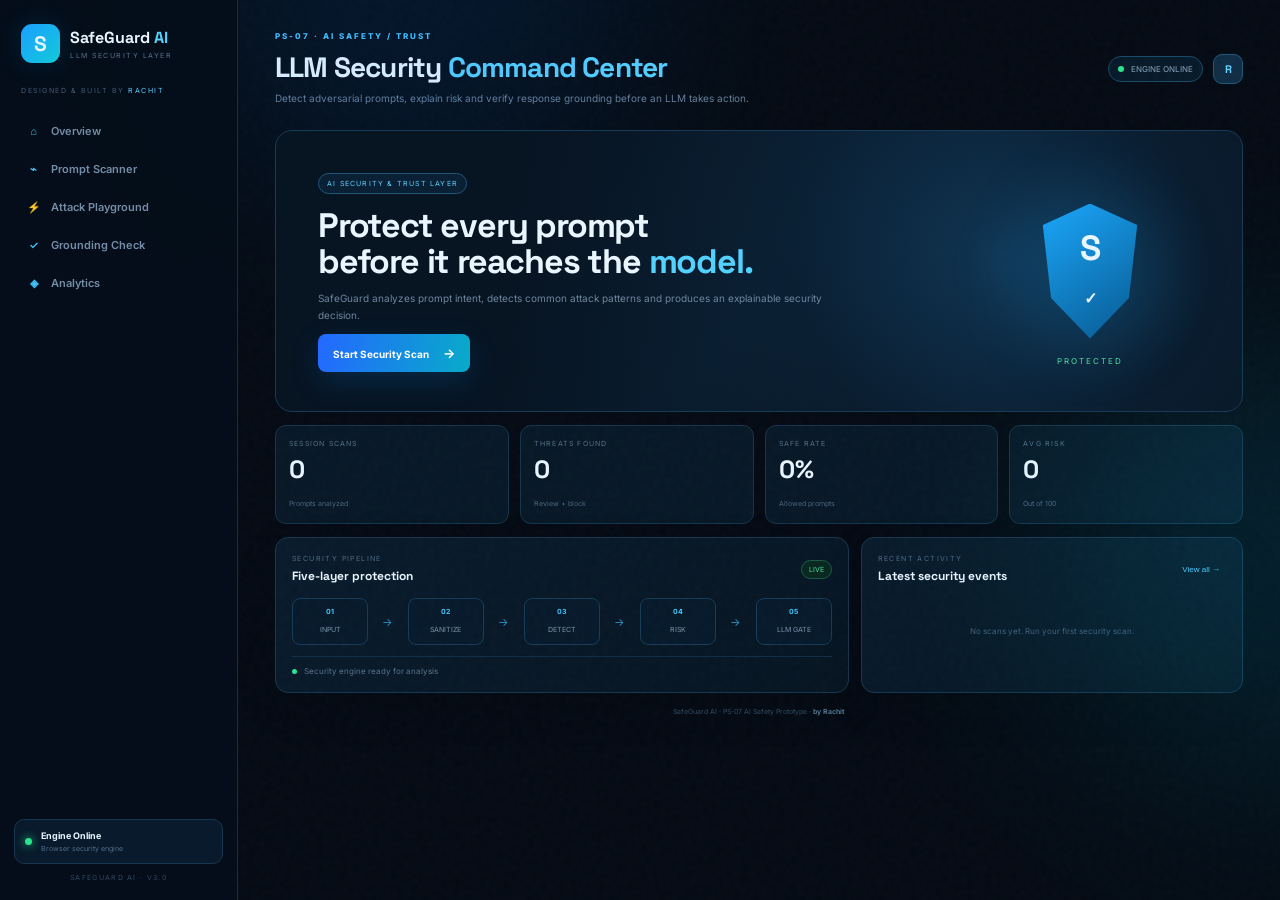
<file: index.html>
<!DOCTYPE html>
<html lang="en">
<head>
<meta charset="UTF-8">
<meta name="viewport" content="width=device-width,initial-scale=1.0">
<meta name="theme-color" content="#050b14">
<title>SafeGuard AI — by Rachit</title>
<link rel="preconnect" href="https://fonts.googleapis.com">
<link rel="preconnect" href="https://fonts.gstatic.com" crossorigin>
<link href="https://fonts.googleapis.com/css2?family=Inter:wght@400;500;600;700;800&family=Space+Grotesk:wght@500;600;700&display=swap" rel="stylesheet">
<link rel="stylesheet" href="./style.css">
</head>
<body>
<div class="noise"></div><div class="orb orb-a"></div><div class="orb orb-b"></div>
<div id="toast" class="toast"></div>

<aside class="sidebar">
  <div class="brand"><div class="logo">S</div><div><strong>SafeGuard <b>AI</b></strong><small>LLM SECURITY LAYER</small></div></div>
  <div class="by">DESIGNED & BUILT BY <span>RACHIT</span></div>
  <nav>
    <button class="nav active" data-page="dashboard"><i>⌂</i> Overview</button>
    <button class="nav" data-page="scanner"><i>⌁</i> Prompt Scanner</button>
    <button class="nav" data-page="playground"><i>⚡</i> Attack Playground</button>
    <button class="nav" data-page="grounding"><i>✓</i> Grounding Check</button>
    <button class="nav" data-page="analytics"><i>◈</i> Analytics</button>
  </nav>
  <div class="side-bottom">
    <div class="engine"><span></span><div><b>Engine Online</b><small>Browser security engine</small></div></div>
    <small class="version">SAFEGUARD AI · V3.0</small>
  </div>
</aside>

<main>
<header class="top">
  <div><div class="eyebrow">PS-07 · AI SAFETY / TRUST</div><h1>LLM Security <em>Command Center</em></h1><p>Detect adversarial prompts, explain risk and verify response grounding before an LLM takes action.</p></div>
  <div class="top-right"><span class="online"><i></i> ENGINE ONLINE</span><div class="avatar">R</div></div>
</header>

<!-- OVERVIEW -->
<section id="dashboard" class="page active">
  <div class="hero">
    <div class="hero-copy"><div class="tag">AI SECURITY & TRUST LAYER</div><h2>Protect every prompt<br>before it reaches the <em>model.</em></h2><p>SafeGuard analyzes prompt intent, detects common attack patterns and produces an explainable security decision.</p><button class="cta" id="heroScan">Start Security Scan <b>→</b></button></div>
    <div class="shield-wrap"><div class="shield-glow"></div><div class="shield">S<span>✓</span></div><div class="shield-label">PROTECTED</div></div>
  </div>

  <div class="metrics">
    <div class="metric"><small>SESSION SCANS</small><strong id="mScans">0</strong><span>Prompts analyzed</span></div>
    <div class="metric"><small>THREATS FOUND</small><strong id="mThreats">0</strong><span>Review + block</span></div>
    <div class="metric"><small>SAFE RATE</small><strong id="mSafe">0%</strong><span>Allowed prompts</span></div>
    <div class="metric"><small>AVG RISK</small><strong id="mRisk">0</strong><span>Out of 100</span></div>
  </div>

  <div class="overview-grid">
    <div class="card">
      <div class="card-head"><div><label>SECURITY PIPELINE</label><h3>Five-layer protection</h3></div><span class="live-badge">LIVE</span></div>
      <div class="pipeline">
        <div class="pnode"><b>01</b><span>INPUT</span></div><i>→</i><div class="pnode"><b>02</b><span>SANITIZE</span></div><i>→</i><div class="pnode"><b>03</b><span>DETECT</span></div><i>→</i><div class="pnode"><b>04</b><span>RISK</span></div><i>→</i><div class="pnode"><b>05</b><span>LLM GATE</span></div>
      </div>
      <div class="pipeline-status"><span></span> Security engine ready for analysis</div>
    </div>
    <div class="card recent">
      <div class="card-head"><div><label>RECENT ACTIVITY</label><h3>Latest security events</h3></div><button class="link-btn" data-go="analytics">View all →</button></div>
      <div id="recentActivity"><div class="empty-mini">No scans yet. Run your first security scan.</div></div>
    </div>
  </div>
</section>

<!-- SCANNER -->
<section id="scanner" class="page">
  <div class="section-title"><div class="eyebrow">SECURITY GATE / 01</div><h2>Prompt <em>Scanner</em></h2><p>Inspect a prompt before passing it to an LLM.</p></div>
  <div class="scanner-grid">
    <div class="card input-card">
      <div class="card-head"><div><label>INPUT PROMPT</label><h3>Security inspection</h3></div><span class="counter" id="charCount">0 chars</span></div>
      <textarea id="prompt" placeholder="Type or paste a prompt here..."></textarea>
      <div class="quick"><button data-test="safe">✓ Safe prompt</button><button data-test="jailbreak">⚠ Jailbreak</button><button data-test="leak">⌁ Data leak</button><button data-test="injection">⌘ Injection</button></div>
      <button class="cta full" id="scanBtn">Analyze Prompt <b>→</b></button>
    </div>
    <div class="card result-card">
      <div class="card-head"><div><label>SECURITY DECISION</label><h3>Explainable verdict</h3></div><span class="live-badge">LIVE</span></div>
      <div id="emptyResult" class="empty-result"><div class="radar">◈</div><b>Awaiting analysis</b><span>Run a scan to generate a security verdict.</span></div>
      <div id="scanResult" class="hidden">
        <div class="decision">
          <div class="ring" id="riskRing"><div><strong id="score">0</strong><small>/100</small></div></div>
          <div><strong id="verdict" class="verdict">ALLOW</strong><span id="riskText" class="risk-text">LOW RISK</span><p id="explain"></p></div>
        </div>
        <div id="chips" class="chips"></div>
        <div id="findings" class="findings"></div>
      </div>
    </div>
  </div>
  <div class="card response-card"><div class="card-head"><div><label>LLM GATE</label><h3>Final action</h3></div></div><div id="gateResponse" class="gate">Waiting for security analysis...</div></div>
</section>

<!-- PLAYGROUND -->
<section id="playground" class="page">
  <div class="section-title"><div class="eyebrow">RED TEAM / 02</div><h2>Attack <em>Playground</em></h2><p>Run predefined adversarial scenarios and demonstrate how SafeGuard responds.</p></div>
  <div class="attack-grid">
    <button class="attack" data-attack="jailbreak"><span class="attack-icon red">⚠</span><strong>Jailbreak</strong><small>Attempts to bypass model restrictions.</small><b>Run attack →</b></button>
    <button class="attack" data-attack="injection"><span class="attack-icon orange">⌁</span><strong>Prompt Injection</strong><small>Attempts to override higher-priority instructions.</small><b>Run attack →</b></button>
    <button class="attack" data-attack="extraction"><span class="attack-icon purple">◉</span><strong>System Prompt Leak</strong><small>Attempts to extract hidden instructions.</small><b>Run attack →</b></button>
    <button class="attack" data-attack="exfiltration"><span class="attack-icon pink">◇</span><strong>Data Exfiltration</strong><small>Attempts to expose protected credentials.</small><b>Run attack →</b></button>
    <button class="attack" data-attack="role"><span class="attack-icon blue">◎</span><strong>Role Hijacking</strong><small>Attempts to manipulate the assistant's role.</small><b>Run attack →</b></button>
    <button class="attack safe-attack" data-attack="safe"><span class="attack-icon green">✓</span><strong>Safe Prompt</strong><small>A normal request used as a control case.</small><b>Run test →</b></button>
  </div>
  <div class="card playground-result"><label>PLAYGROUND OUTPUT</label><div id="playOutput"><div class="empty-mini">Select an attack scenario above to run the security engine.</div></div></div>
</section>

<!-- GROUNDING -->
<section id="grounding" class="page">
  <div class="section-title"><div class="eyebrow">FACTUALITY / 03</div><h2>Grounding <em>Check</em></h2><p>Compare a generated response against trusted context.</p></div>
  <div class="card">
    <div class="two-col">
      <div><label>TRUSTED CONTEXT</label><textarea id="source" placeholder="Paste documentation, source text or knowledge-base content..."></textarea><small>Reference material used for the grounding comparison.</small></div>
      <div><label>GENERATED RESPONSE</label><textarea id="response" placeholder="Paste the model-generated response..."></textarea><small>Unsupported concepts increase estimated hallucination risk.</small></div>
    </div>
    <div class="ground-actions"><button class="secondary" id="groundDemo">Use Demo Data</button><button class="cta compact" id="groundBtn">Analyze Grounding <b>→</b></button></div>
    <div id="groundResult" class="ground-result hidden"></div>
  </div>
</section>

<!-- ANALYTICS -->
<section id="analytics" class="page">
  <div class="section-title"><div class="eyebrow">SESSION INTELLIGENCE / 04</div><h2>Security <em>Analytics</em></h2><p>Live metrics generated from this browser session.</p></div>
  <div class="metrics four"><div class="metric"><small>PROMPTS SCANNED</small><strong id="aScans">0</strong><span>Total analyses</span></div><div class="metric red-m"><small>THREATS</small><strong id="aThreats">0</strong><span>Review + block</span></div><div class="metric blue-m"><small>AVG RISK</small><strong id="aRisk">0</strong><span>Risk score</span></div><div class="metric green-m"><small>SAFE RATE</small><strong id="aSafe">0%</strong><span>Allowed</span></div></div>
  <div class="analytics-grid">
    <div class="card"><div class="card-head"><div><label>DECISION DISTRIBUTION</label><h3>Session overview</h3></div></div><div class="bars"><div><label>ALLOW <b id="allowPct">0%</b></label><span><i id="allowFill"></i></span></div><div><label>REVIEW <b id="reviewPct">0%</b></label><span><i id="reviewFill"></i></span></div><div><label>BLOCK <b id="blockPct">0%</b></label><span><i id="blockFill"></i></span></div></div></div>
    <div class="card"><div class="card-head"><div><label>EVENT LOG</label><h3>Security activity</h3></div><button class="link-btn" id="clear">Clear</button></div><div id="activity"><div class="empty-mini">No activity yet.</div></div></div>
  </div>
</section>

<footer>SafeGuard AI · PS-07 AI Safety Prototype · <b>by Rachit</b></footer>
</main>
<script src="./script.js"></script>
</body></html>
</file>
<file: style.css>
*{box-sizing:border-box}html{scroll-behavior:smooth}body{margin:0;background:#050b14;color:#e9f5ff;font-family:Inter,Arial,sans-serif;min-height:100vh}.noise{position:fixed;inset:0;pointer-events:none;opacity:.025;background-image:url("data:image/svg+xml,%3Csvg viewBox='0 0 180 180' xmlns='http://www.w3.org/2000/svg'%3E%3Cfilter id='n'%3E%3CfeTurbulence type='fractalNoise' baseFrequency='.8' numOctaves='3' stitchTiles='stitch'/%3E%3C/filter%3E%3Crect width='100%25' height='100%25' filter='url(%23n)'/%3E%3C/svg%3E")}.orb{position:fixed;width:420px;height:420px;border-radius:50%;filter:blur(110px);opacity:.11;pointer-events:none}.orb-a{background:#007cff;left:200px;top:-230px}.orb-b{background:#00d9ff;right:-200px;top:350px}.sidebar{position:fixed;z-index:20;left:0;top:0;bottom:0;width:238px;background:rgba(5,15,27,.92);backdrop-filter:blur(20px);border-right:1px solid #162f47;padding:22px 14px}.brand{display:flex;gap:10px;align-items:center;padding:2px 7px}.logo{width:39px;height:39px;border-radius:11px;background:linear-gradient(135deg,#1b9fff,#12cad9);display:grid;place-items:center;font:800 21px "Space Grotesk";box-shadow:0 0 30px #1daeff22}.brand strong{font:800 16px "Space Grotesk"}.brand strong b{color:#56d4ff}.brand small{display:block;font-size:7px;color:#58728c;letter-spacing:1.5px;margin-top:3px}.by{font-size:7px;letter-spacing:1.5px;color:#425b73;margin:21px 7px 17px}.by span{color:#5ccfff}.nav{display:grid;gap:5px}.nav button,.nav{ }.nav{ }button.nav{width:100%;display:flex;align-items:center;gap:10px;border:1px solid transparent;background:transparent;color:#748ca5;border-radius:9px;padding:11px;font:600 11px Inter;text-align:left;cursor:pointer;transition:.2s}.nav button:hover{background:#0b2035;color:#ccecff}.nav button.active{background:linear-gradient(90deg,#102a44,#0a1c2e);border-color:#1d4564;color:#fff;box-shadow:inset 3px 0 #29baff}.nav i{font-style:normal;color:#43c6ff;width:15px;text-align:center}.side-bottom{position:absolute;left:14px;right:14px;bottom:18px}.engine{display:flex;gap:9px;align-items:center;border:1px solid #17364f;background:#081a2c;border-radius:10px;padding:10px}.engine>span{width:7px;height:7px;background:#29e58b;border-radius:50%;box-shadow:0 0 10px #29e58b}.engine b{display:block;font-size:9px}.engine small{display:block;color:#536d86;font-size:7px;margin-top:3px}.version{display:block;text-align:center;color:#30485f;font-size:7px;letter-spacing:1.3px;margin-top:9px}main{margin-left:238px;padding:31px 37px 20px;max-width:1600px}.top{display:flex;justify-content:space-between;gap:20px;margin-bottom:24px}.eyebrow{font-size:8px;letter-spacing:2px;color:#42c5ff;font-weight:800}.top h1,.section-title h2{font:700 28px "Space Grotesk";letter-spacing:-.8px;margin:8px 0 5px}.top h1 em,.section-title h2 em{font-style:normal;color:#55d0ff}.top p,.section-title p{color:#687f98;font-size:10px;margin:0;max-width:750px;line-height:1.6}.top-right{display:flex;gap:10px;align-items:center}.online{border:1px solid #1a4a64;background:#071a2a;padding:7px 9px;border-radius:99px;color:#8ba5bb;font-size:8px}.online i{display:inline-block;width:6px;height:6px;background:#29e58b;border-radius:50%;margin-right:5px}.avatar{width:30px;height:30px;border-radius:9px;background:#102d45;border:1px solid #235778;display:grid;place-items:center;color:#64d0ff;font:700 11px "Space Grotesk"}.page{display:none;animation:up .35s ease}.page.active{display:block}.hero{min-height:280px;border:1px solid #193b56;border-radius:17px;background:radial-gradient(circle at 75% 45%,#103553 0,#0a1c2e 28%,#071422 67%);display:flex;justify-content:space-between;align-items:center;padding:30px 42px;overflow:hidden;position:relative}.hero:after{content:"";position:absolute;inset:0;background:linear-gradient(120deg,transparent 30%,#1aa9ff08 50%,transparent 70%);animation:sweep 6s infinite}.hero-copy{position:relative;z-index:2}.tag{display:inline-block;border:1px solid #225576;background:#0a2135;color:#61cfff;border-radius:99px;padding:5px 8px;font-size:7px;letter-spacing:1.2px}.hero h2{font:700 34px/1.05 "Space Grotesk";margin:14px 0 10px;letter-spacing:-1.2px}.hero h2 em{font-style:normal;color:#54d2ff}.hero p{max-width:530px;color:#6e879f;font-size:10px;line-height:1.7}.cta{border:0;border-radius:8px;background:linear-gradient(100deg,#2468ff,#08abc9);color:#fff;padding:11px 15px;font:700 10px Inter;cursor:pointer;box-shadow:0 10px 30px #087dd433;transition:.2s}.cta:hover{transform:translateY(-2px);filter:brightness(1.1)}.cta b{margin-left:12px;font-size:13px}.shield-wrap{width:220px;height:220px;display:grid;place-items:center;position:relative;z-index:2}.shield-glow{position:absolute;width:160px;height:160px;border-radius:50%;background:#1aaeff22;filter:blur(30px);animation:pulse 3s infinite}.shield{width:118px;height:135px;clip-path:polygon(50% 0,90% 16%,83% 70%,50% 100%,17% 70%,10% 16%);background:linear-gradient(145deg,#1caaff,#07568b);display:grid;place-items:center;font:800 35px "Space Grotesk";box-shadow:0 0 40px #15bfff44}.shield span{font-size:16px;margin-top:-35px}.shield-label{position:absolute;bottom:15px;color:#4edfa0;font-size:8px;letter-spacing:2px}.metrics{display:grid;grid-template-columns:repeat(4,1fr);gap:11px;margin:13px 0}.metric{background:#081827;border:1px solid #17344d;border-radius:11px;padding:13px}.metric small{display:block;color:#547089;font-size:7px;letter-spacing:1.2px}.metric strong{display:block;font:800 25px "Space Grotesk";margin:5px 0}.metric span{color:#49647c;font-size:7px}.metric.red-m strong{color:#ff6574}.metric.blue-m strong{color:#5bcfff}.metric.green-m strong{color:#3de69b}.overview-grid,.analytics-grid{display:grid;grid-template-columns:1.2fr .8fr;gap:12px}.card{background:linear-gradient(145deg,#091b2c,#071522);border:1px solid #17364f;border-radius:13px;padding:16px;box-shadow:0 15px 45px #00000018}.card:hover{border-color:#22506e}.card-head{display:flex;justify-content:space-between;align-items:center;margin-bottom:14px}.card-head label{display:block;color:#4d6a83;font-size:7px;letter-spacing:1.4px}.card-head h3{font:700 12px "Space Grotesk";margin:5px 0 0}.live-badge{font-size:7px;color:#42dfa0;border:1px solid #1a5a48;background:#08271f;padding:4px 7px;border-radius:99px}.pipeline{display:flex;align-items:center;gap:6px;justify-content:space-between}.pipeline i{font-style:normal;color:#2b93c2;font-size:11px}.pnode{min-width:76px;text-align:center;background:#071a2b;border:1px solid #173b57;border-radius:8px;padding:8px}.pnode b{display:block;color:#43c8ff;font-size:7px}.pnode span{font-size:7px;color:#7891a8}.pipeline-status{margin-top:11px;border-top:1px solid #122d44;padding-top:9px;color:#59738b;font-size:8px}.pipeline-status span{display:inline-block;width:5px;height:5px;border-radius:50%;background:#2ae495;margin-right:5px}.link-btn{border:0;background:none;color:#53caff;font-size:8px;cursor:pointer}.empty-mini{text-align:center;color:#435d75;font-size:8px;padding:28px 5px}.section-title{margin-bottom:16px}.scanner-grid{display:grid;grid-template-columns:1fr 1fr;gap:12px}.counter{font-size:7px;color:#4c6680}.input-card textarea,.two-col textarea{width:100%;min-height:175px;background:#050f1a;border:1px solid #1b3d58;border-radius:9px;padding:12px;color:#d9ecff;resize:vertical;outline:none;font:11px/1.65 "Space Grotesk"}.input-card textarea:focus,.two-col textarea:focus{border-color:#29b7f2;box-shadow:0 0 0 3px #29b7f20b}.quick{display:flex;gap:5px;flex-wrap:wrap;margin:8px 0}.quick button,.secondary{border:1px solid #1a3c57;background:#071a2b;color:#7091aa;border-radius:6px;padding:5px 7px;font-size:7px;cursor:pointer}.quick button:hover,.secondary:hover{color:#bceaff;border-color:#2b7096}.full{width:100%;margin-top:2px}.empty-result{height:238px;display:flex;flex-direction:column;justify-content:center;align-items:center;gap:6px}.radar{width:58px;height:58px;border:1px dashed #2a668b;border-radius:50%;display:grid;place-items:center;color:#48caff;animation:spin 8s linear infinite;margin-bottom:7px}.empty-result b{font-size:11px}.empty-result span{color:#526d86;font-size:8px}.hidden{display:none!important}.decision{display:flex;align-items:center;gap:15px}.ring{width:105px;height:105px;flex:none;border-radius:50%;display:grid;place-items:center;background:conic-gradient(#2cdd86 0deg,#2cdd86 0deg,#15344c 0deg);position:relative}.ring:before{content:"";position:absolute;inset:8px;border-radius:50%;background:#081a2b}.ring div{position:relative;text-align:center}.ring strong{display:block;font:800 25px "Space Grotesk"}.ring small{color:#58718a;font-size:7px}.verdict{font:800 21px "Space Grotesk";display:block}.risk-text{font-size:7px;letter-spacing:1.5px;color:#35dc8d}.decision p{font-size:8px;color:#6d859d;line-height:1.5;max-width:350px}.chips{display:flex;flex-wrap:wrap;gap:5px;margin:12px 0}.chip{font-size:7px;color:#72cfff;background:#0a263c;border:1px solid #1c4c6a;padding:5px 7px;border-radius:99px}.finding{border:1px solid #183a54;background:#061725;border-radius:7px;padding:8px;margin-top:5px;font-size:7px;color:#607a92}.finding strong{display:block;color:#d9eafa;font-size:8px;margin-bottom:3px}.response-card{margin-top:12px}.gate{border:1px dashed #21506e;border-radius:8px;padding:11px;background:#061522;color:#718ba2;font-size:8px}.two-col{display:grid;grid-template-columns:1fr 1fr;gap:12px}.two-col>div>label{display:block;font-size:8px;color:#7590a8;margin-bottom:7px}.two-col small{display:block;color:#405b73;font-size:7px;margin-top:5px}.ground-actions{display:flex;justify-content:flex-end;gap:7px;margin-top:11px}.compact{width:auto}.ground-result{margin-top:13px;padding:14px;border:1px solid #1d4b68;background:#061a2b;border-radius:9px;animation:up .3s}.ground-score{font:800 25px "Space Grotesk"}.risk-pill{font-size:7px;padding:4px 7px;border-radius:99px;margin-left:7px}.ground-result p{font-size:8px;color:#718aa2;line-height:1.5}.attack-grid{display:grid;grid-template-columns:repeat(3,1fr);gap:10px}.attack{border:1px solid #193a55;background:linear-gradient(145deg,#091b2c,#071421);border-radius:12px;text-align:left;padding:15px;color:#dcecff;cursor:pointer;transition:.22s}.attack:hover{transform:translateY(-3px);border-color:#2b678d;box-shadow:0 15px 35px #0003}.attack-icon{width:32px;height:32px;border-radius:9px;display:grid;place-items:center;margin-bottom:10px;font-weight:800}.attack-icon.red{background:#ff536318;color:#ff6878}.attack-icon.orange{background:#ffad2718;color:#ffbd58}.attack-icon.purple{background:#a36aff18;color:#b890ff}.attack-icon.pink{background:#f35aaf18;color:#ff78bc}.attack-icon.blue{background:#45b9ff18;color:#64caff}.attack-icon.green{background:#2ee79718;color:#3ce79d}.attack strong{display:block;font:700 12px "Space Grotesk"}.attack small{display:block;color:#58738c;font-size:8px;line-height:1.5;margin:5px 0 12px}.attack>b{font-size:8px;color:#53caff}.safe-attack{border-color:#1a4b40}.playground-result{margin-top:12px;min-height:110px}.playground-result>label{font-size:7px;letter-spacing:1.5px;color:#4d6a82}.play-result{margin-top:10px;padding:12px;border:1px solid #1d415b;background:#061725;border-radius:8px}.play-result strong{font:800 16px "Space Grotesk"}.play-result p{font-size:8px;color:#7089a0}.four{grid-template-columns:repeat(4,1fr)}.bars{display:grid;gap:17px;padding-top:10px}.bars label{display:flex;justify-content:space-between;font-size:8px;color:#718ba2;margin-bottom:6px}.bars label b{color:#cde5f7}.bars span{display:block;height:7px;border-radius:99px;background:#061421;overflow:hidden}.bars i{display:block;width:0;height:100%;border-radius:99px;background:linear-gradient(90deg,#2675ff,#22cbe5);transition:width .7s}.activity p{font-size:8px;color:#7590a8;border-bottom:1px solid #122d43;padding:8px 0;margin:0}.activity p b{color:#e5f3ff}.toast{position:fixed;z-index:99;right:24px;bottom:23px;background:#0a2338;border:1px solid #27638a;border-radius:9px;padding:10px 13px;color:#c9edff;font-size:8px;box-shadow:0 15px 40px #0008;transform:translateY(15px);opacity:0;pointer-events:none;transition:.25s}.toast.show{opacity:1;transform:none}footer{text-align:center;color:#30495f;font-size:7px;padding:14px}footer b{color:#4f718b}@keyframes up{from{opacity:0;transform:translateY(8px)}to{opacity:1;transform:none}}@keyframes pulse{50%{transform:scale(1.12);opacity:.6}}@keyframes sweep{0%,100%{transform:translateX(-100%)}50%{transform:translateX(100%)}}@keyframes spin{to{transform:rotate(360deg)}}@media(max-width:1050px){main{padding:25px 20px}.scanner-grid,.overview-grid,.analytics-grid{grid-template-columns:1fr}.attack-grid{grid-template-columns:repeat(2,1fr)}.four{grid-template-columns:repeat(2,1fr)}}@media(max-width:700px){.sidebar{width:62px;padding:17px 7px}.brand strong,.brand small,.by,.nav span,.engine div,.version{display:none}.brand{justify-content:center}.nav button{justify-content:center;padding:12px}.nav i{margin:0}.side-bottom{left:7px;right:7px}.engine{justify-content:center}.engine>span{margin:0}.top{display:block}.top-right{margin-top:12px}.top h1,.section-title h2{font-size:22px}.hero{padding:25px 20px}.shield-wrap{display:none}.hero h2{font-size:27px}.metrics,.four{grid-template-columns:1fr 1fr}.pipeline{overflow:auto;justify-content:flex-start}.pnode{flex:none}.attack-grid{grid-template-columns:1fr}.two-col{grid-template-columns:1fr}main{margin-left:62px;width:calc(100% - 62px);padding:20px 12px}}
</file>
